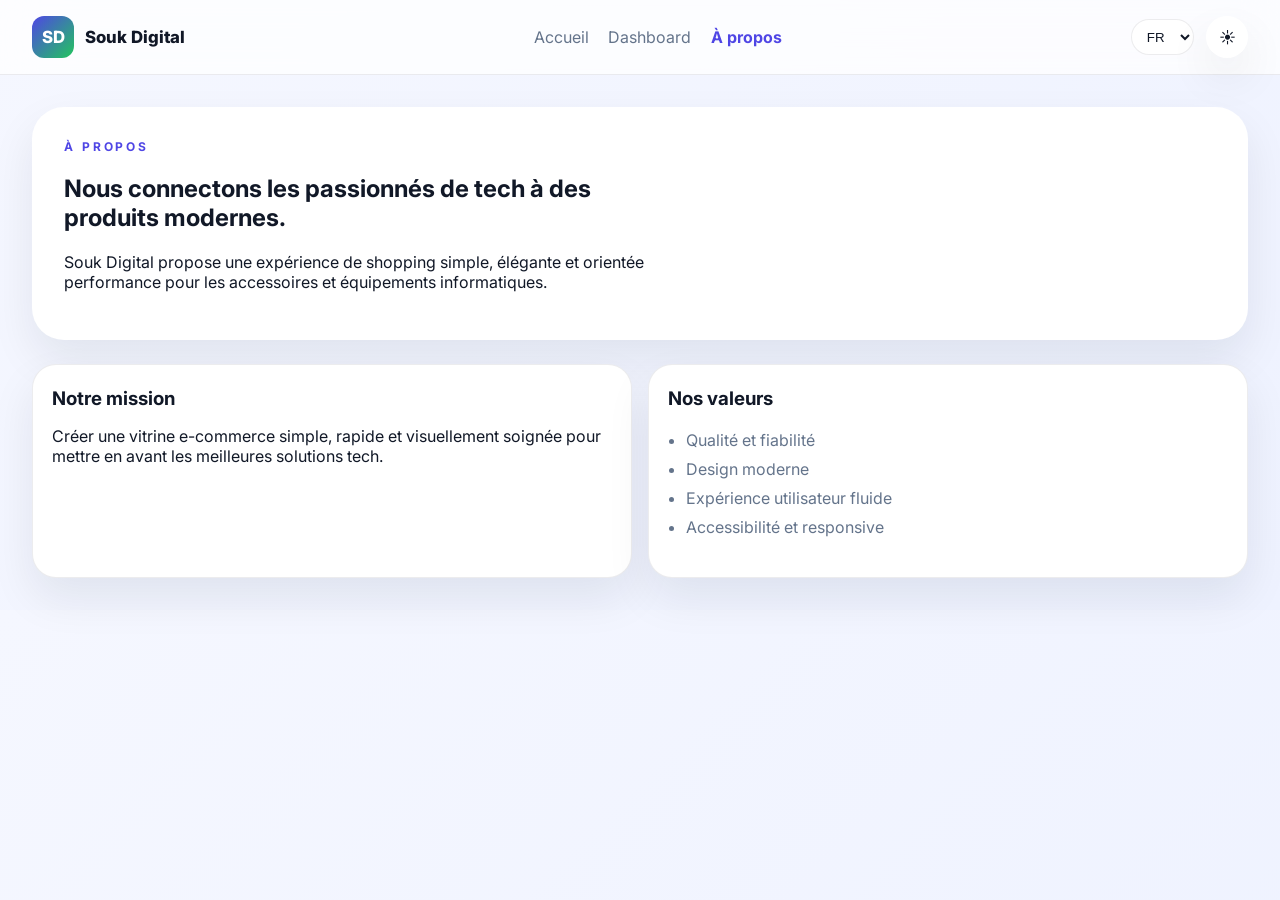
<file: about.html>
<!DOCTYPE html>
<html lang="fr">
  <head>
    <meta charset="UTF-8" />
    <meta name="viewport" content="width=device-width, initial-scale=1.0" />
    <title>Souk Digital | À propos</title>
    <link rel="preconnect" href="https://fonts.googleapis.com" />
    <link rel="preconnect" href="https://fonts.gstatic.com" crossorigin />
    <link
      href="https://fonts.googleapis.com/css2?family=Inter:wght@400;500;600;700;800&display=swap"
      rel="stylesheet"
    />
    <link rel="stylesheet" href="css/style.css" />
  </head>
  <body>
    <header class="topbar">
      <a href="index.html" class="brand">
        <span class="brand-mark">SD</span>
        <span data-i18n="brand">Souk Digital</span>
      </a>
      <button class="icon-btn menu-toggle" id="menuToggle" aria-label="Ouvrir le menu" aria-expanded="false">☰</button>
      <nav class="nav-links" id="navLinks">
        <a href="index.html" data-i18n="nav.home">Accueil</a>
        <a href="dashboard.html" data-i18n="nav.dashboard">Dashboard</a>
        <a href="about.html" class="active" data-i18n="nav.about">À propos</a>
      </nav>
      <div class="topbar-actions">
        <select class="lang-switcher" id="langSwitcher" aria-label="Language">
          <option value="fr">FR</option>
          <option value="en">EN</option>
          <option value="ar">AR</option>
        </select>
        <button class="icon-btn" id="themeToggle" data-i18n-attr="aria-label:buttons.theme" aria-label="Changer de thème">☀️</button>
      </div>
    </header>

    <main class="page-shell about-page">
      <section class="hero compact-hero">
        <div>
          <p class="eyebrow" data-i18n="aboutPage.eyebrow">À propos</p>
          <h1 data-i18n="aboutPage.title">Nous connectons les passionnés de tech à des produits modernes.</h1>
          <p data-i18n="aboutPage.text">Souk Digital propose une expérience de shopping simple, élégante et orientée performance pour les accessoires et équipements informatiques.</p>
        </div>
      </section>

      <section class="about-grid">
        <article class="dashboard-card">
          <h3 data-i18n="aboutPage.missionTitle">Notre mission</h3>
          <p data-i18n="aboutPage.missionText">Créer une vitrine e-commerce simple, rapide et visuellement soignée pour mettre en avant les meilleures solutions tech.</p>
        </article>
        <article class="dashboard-card">
          <h3 data-i18n="aboutPage.valuesTitle">Nos valeurs</h3>
          <ul>
            <li data-i18n="aboutPage.values.0">Qualité et fiabilité</li>
            <li data-i18n="aboutPage.values.1">Design moderne</li>
            <li data-i18n="aboutPage.values.2">Expérience utilisateur fluide</li>
            <li data-i18n="aboutPage.values.3">Accessibilité et responsive</li>
          </ul>
        </article>
      </section>
    </main>

    <script src="js/app.js"></script>
  </body>
</html>
</file>
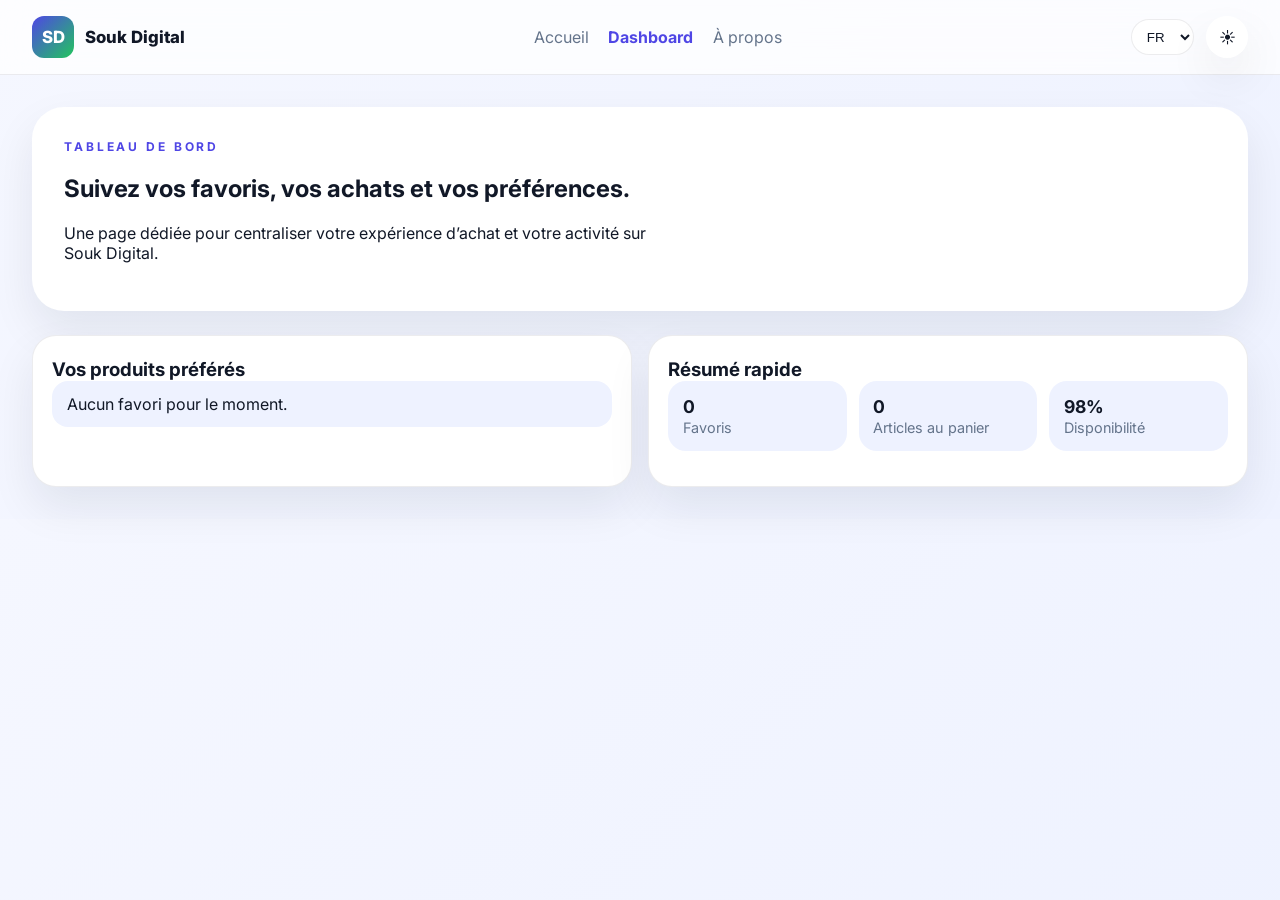
<file: dashboard.html>
<!DOCTYPE html>
<html lang="fr">
  <head>
    <meta charset="UTF-8" />
    <meta name="viewport" content="width=device-width, initial-scale=1.0" />
    <title>Souk Digital | Dashboard</title>
    <link rel="preconnect" href="https://fonts.googleapis.com" />
    <link rel="preconnect" href="https://fonts.gstatic.com" crossorigin />
    <link
      href="https://fonts.googleapis.com/css2?family=Inter:wght@400;500;600;700;800&display=swap"
      rel="stylesheet"
    />
    <link rel="stylesheet" href="css/style.css" />
  </head>
  <body>
    <header class="topbar">
      <a href="index.html" class="brand">
        <span class="brand-mark">SD</span>
        <span data-i18n="brand">Souk Digital</span>
      </a>
      <button class="icon-btn menu-toggle" id="menuToggle" aria-label="Ouvrir le menu" aria-expanded="false">☰</button>
      <nav class="nav-links" id="navLinks">
        <a href="index.html" data-i18n="nav.home">Accueil</a>
        <a href="dashboard.html" class="active" data-i18n="nav.dashboard">Dashboard</a>
        <a href="about.html" data-i18n="nav.about">À propos</a>
      </nav>
      <div class="topbar-actions">
        <select class="lang-switcher" id="langSwitcher" aria-label="Language">
          <option value="fr">FR</option>
          <option value="en">EN</option>
          <option value="ar">AR</option>
        </select>
        <button class="icon-btn" id="themeToggle" data-i18n-attr="aria-label:buttons.theme" aria-label="Changer de thème">☀️</button>
      </div>
    </header>

    <main class="page-shell">
      <section class="hero compact-hero">
        <div>
          <p class="eyebrow" data-i18n="dashboardPage.eyebrow">Tableau de bord</p>
          <h1 data-i18n="dashboardPage.title">Suivez vos favoris, vos achats et vos préférences.</h1>
          <p data-i18n="dashboardPage.text">Une page dédiée pour centraliser votre expérience d’achat et votre activité sur Souk Digital.</p>
        </div>
      </section>

      <section class="dashboard-grid">
        <article class="dashboard-card">
          <h3 data-i18n="dashboardPage.favoriteTitle">Vos produits préférés</h3>
          <div id="favoritesList" class="favorites-list"></div>
        </article>
        <article class="dashboard-card">
          <h3 data-i18n="dashboardPage.summaryTitle">Résumé rapide</h3>
          <div class="summary-cards">
            <article>
              <strong id="favoriteCount">0</strong>
              <span data-i18n="dashboardSection.favorites">Favoris</span>
            </article>
            <article>
              <strong id="cartSummary">0</strong>
              <span data-i18n="dashboardSection.cartItems">Articles au panier</span>
            </article>
            <article>
              <strong>98%</strong>
              <span data-i18n="dashboardSection.availability">Disponibilité</span>
            </article>
          </div>
        </article>
      </section>
    </main>

    <script src="js/app.js"></script>
  </body>
</html>
</file>
<file: css/style.css>
:root {
  --bg: #f5f7ff;
  --surface: #ffffff;
  --surface-2: #eef2ff;
  --text: #111827;
  --muted: #64748b;
  --primary: #4f46e5;
  --primary-dark: #3730a3;
  --accent: #22c55e;
  --border: rgba(15, 23, 42, 0.08);
  --shadow: 0 20px 45px rgba(15, 23, 42, 0.08);
}

body.dark {
  --bg: #07111f;
  --surface: #0f172a;
  --surface-2: #111c33;
  --text: #f8fafc;
  --muted: #94a3b8;
  --primary: #818cf8;
  --primary-dark: #6366f1;
  --accent: #34d399;
  --border: rgba(148, 163, 184, 0.18);
  --shadow: 0 20px 45px rgba(2, 6, 23, 0.35);
}

* {
  box-sizing: border-box;
}

body {
  margin: 0;
  font-family: 'Inter', sans-serif;
  background: linear-gradient(135deg, var(--bg), var(--surface-2));
  color: var(--text);
  transition: background 0.25s ease, color 0.25s ease;
}

a {
  color: inherit;
  text-decoration: none;
}

button,
input {
  font: inherit;
}

.topbar {
  position: sticky;
  top: 0;
  z-index: 30;
  display: flex;
  align-items: center;
  justify-content: space-between;
  padding: 1rem 2rem;
  background: rgba(255, 255, 255, 0.75);
  backdrop-filter: blur(16px);
  border-bottom: 1px solid var(--border);
}

body.dark .topbar {
  background: rgba(7, 17, 31, 0.8);
}

body.rtl {
  direction: rtl;
  text-align: right;
}

body.rtl .topbar-actions {
  margin-left: 0;
  margin-right: auto;
}

body.rtl .nav-links {
  align-items: flex-end;
}

body.rtl .hero-actions,
body.rtl .product-actions {
  flex-direction: row-reverse;
}

body.rtl .favorite-item,
body.rtl .cart-item-top,
body.rtl .product-top {
  direction: rtl;
}

.brand {
  display: flex;
  align-items: center;
  gap: 0.7rem;
  font-weight: 800;
  font-size: 1.05rem;
}

.brand-mark {
  display: grid;
  place-items: center;
  width: 42px;
  height: 42px;
  border-radius: 12px;
  background: linear-gradient(135deg, var(--primary), var(--accent));
  color: white;
}

.nav-links {
  display: flex;
  gap: 1.2rem;
  color: var(--muted);
}

.menu-toggle {
  display: none;
}

.nav-links a.active {
  color: var(--primary);
  font-weight: 700;
}

.topbar-actions {
  display: flex;
  gap: 0.75rem;
  align-items: center;
}

.lang-switcher {
  border: 1px solid var(--border);
  background: var(--surface);
  color: var(--text);
  border-radius: 999px;
  padding: 0.55rem 0.7rem;
}

.icon-btn,
.btn {
  border: none;
  cursor: pointer;
  transition: transform 0.2s ease, background 0.2s ease;
}

.icon-btn:hover,
.btn:hover {
  transform: translateY(-2px);
}

.icon-btn {
  width: 42px;
  height: 42px;
  border-radius: 999px;
  background: var(--surface);
  color: var(--text);
  box-shadow: var(--shadow);
}

.btn {
  padding: 0.8rem 1rem;
  border-radius: 999px;
  font-weight: 600;
}

.btn-primary {
  background: linear-gradient(135deg, var(--primary), var(--primary-dark));
  color: white;
}

.btn-outline,
.btn-secondary {
  background: var(--surface);
  color: var(--text);
  box-shadow: var(--shadow);
}

.wide {
  width: 100%;
}

main {
  padding: 2rem;
  display: grid;
  gap: 2rem;
}

.hero {
  display: grid;
  grid-template-columns: 1.1fr 0.9fr;
  gap: 2rem;
  padding: 2rem;
  border-radius: 32px;
  background: var(--surface);
  box-shadow: var(--shadow);
}

.hero-copy h1 {
  font-size: clamp(2rem, 4vw, 3.3rem);
  margin: 0.2rem 0 0.8rem;
  line-height: 1.05;
}

.hero-copy p {
  color: var(--muted);
  line-height: 1.7;
}

.eyebrow {
  margin: 0;
  text-transform: uppercase;
  letter-spacing: 0.24em;
  font-size: 0.75rem;
  font-weight: 700;
  color: var(--primary);
}

.hero-actions {
  display: flex;
  gap: 0.8rem;
  margin: 1.2rem 0;
}

.hero-metrics {
  display: flex;
  gap: 1rem;
  flex-wrap: wrap;
}

.hero-metrics div {
  min-width: 120px;
  padding: 0.8rem 1rem;
  border-radius: 16px;
  background: var(--surface-2);
}

.hero-metrics strong,
.summary-cards strong {
  display: block;
  font-size: 1.1rem;
}

.hero-metrics span,
.summary-cards span {
  color: var(--muted);
  font-size: 0.9rem;
}

.hero-card img {
  width: 100%;
  height: 100%;
  object-fit: cover;
  border-radius: 26px;
  min-height: 320px;
}

.categories,
.product-grid,
.dashboard-layout {
  display: grid;
  gap: 1rem;
}

.categories {
  grid-template-columns: repeat(4, 1fr);
}

.categories article,
.dashboard-card,
.product-card,
.cart-items > div {
  background: var(--surface);
  border: 1px solid var(--border);
  box-shadow: var(--shadow);
  border-radius: 24px;
}

.categories article {
  padding: 1.2rem;
}

.section-block {
  display: grid;
  gap: 1rem;
}

.section-heading {
  display: flex;
  align-items: center;
  justify-content: space-between;
}

.section-heading.compact {
  margin-bottom: 0.7rem;
}

.section-heading h2,
.dashboard-card h3 {
  margin: 0.2rem 0 0;
}

.text-link {
  color: var(--primary);
  font-weight: 600;
}

.product-grid {
  grid-template-columns: repeat(3, minmax(0, 1fr));
}

.product-card {
  padding: 1rem;
  display: flex;
  flex-direction: column;
  gap: 0.9rem;
}

.product-card img {
  width: 100%;
  height: 190px;
  object-fit: cover;
  border-radius: 18px;
}

.product-top,
.cart-item-top {
  display: flex;
  justify-content: space-between;
  gap: 0.5rem;
}

.favorite-btn {
  width: 36px;
  height: 36px;
  border-radius: 999px;
  border: none;
  background: var(--surface-2);
  cursor: pointer;
}

.favorite-btn.active {
  background: #fecaca;
  color: #b91c1c;
}

.product-price {
  font-weight: 800;
  color: var(--primary);
}

.product-actions {
  display: flex;
  justify-content: space-between;
  align-items: center;
  gap: 0.5rem;
}

.dashboard-layout {
  grid-template-columns: 1.2fr 0.8fr;
}

.dashboard-card {
  padding: 1.2rem;
}

.summary-cards {
  display: grid;
  grid-template-columns: repeat(3, minmax(0, 1fr));
  gap: 0.75rem;
  margin-bottom: 1rem;
}

.summary-cards article {
  padding: 0.9rem;
  border-radius: 18px;
  background: var(--surface-2);
}

.favorites-list {
  display: grid;
  gap: 0.8rem;
}

.favorite-item {
  display: flex;
  justify-content: space-between;
  align-items: center;
  padding: 0.8rem 0.9rem;
  border-radius: 16px;
  background: var(--surface-2);
}

.accent-card {
  background: linear-gradient(135deg, var(--primary), var(--primary-dark));
  color: white;
}

.accent-card .eyebrow {
  color: #c7d2fe;
}

.cart-panel {
  position: fixed;
  top: 0;
  right: 0;
  width: min(380px, 100%);
  height: 100vh;
  background: var(--surface);
  box-shadow: var(--shadow);
  z-index: 60;
  transform: translateX(100%);
  transition: transform 0.25s ease;
  display: flex;
  flex-direction: column;
}

.cart-panel.open {
  transform: translateX(0);
}

.cart-header,
.cart-footer {
  padding: 1rem 1.2rem;
  display: flex;
  justify-content: space-between;
  align-items: center;
  border-bottom: 1px solid var(--border);
}

.cart-items {
  flex: 1;
  overflow: auto;
  padding: 1rem;
  display: grid;
  gap: 0.8rem;
}

.cart-item {
  padding: 0.75rem;
}

.cart-item img {
  width: 56px;
  height: 56px;
  object-fit: cover;
  border-radius: 12px;
}

.cart-item-info {
  display: flex;
  flex-direction: column;
  gap: 0.3rem;
}

.cart-item-top {
  align-items: center;
}

.overlay {
  position: fixed;
  inset: 0;
  background: rgba(2, 6, 23, 0.45);
  opacity: 0;
  pointer-events: none;
  transition: opacity 0.2s ease;
  z-index: 50;
}

.overlay.show {
  opacity: 1;
  pointer-events: auto;
}

.modal {
  position: fixed;
  inset: 0;
  display: grid;
  place-items: center;
  padding: 1rem;
  z-index: 70;
  opacity: 0;
  pointer-events: none;
  transition: opacity 0.2s ease;
}

.modal.open {
  opacity: 1;
  pointer-events: auto;
}

.modal-card {
  width: min(420px, 100%);
  padding: 1.3rem;
  background: var(--surface);
  border-radius: 24px;
  box-shadow: var(--shadow);
}

.modal-top,
.tabs,
.auth-form {
  display: grid;
  gap: 0.8rem;
}

.modal-top {
  grid-template-columns: 1fr auto;
  align-items: center;
}

.tabs {
  grid-template-columns: repeat(2, 1fr);
  margin: 1rem 0;
}

.tab {
  border: 1px solid var(--border);
  background: var(--surface-2);
  border-radius: 999px;
  padding: 0.65rem;
  cursor: pointer;
}

.tab.active {
  background: var(--primary);
  color: white;
}

.auth-form input {
  width: 100%;
  padding: 0.85rem 0.95rem;
  border-radius: 16px;
  border: 1px solid var(--border);
  background: var(--surface-2);
  color: var(--text);
}

.page-shell {
  display: grid;
  gap: 1.5rem;
}

.compact-hero {
  padding: 2rem;
}

.dashboard-grid,
.about-grid {
  display: grid;
  grid-template-columns: repeat(2, minmax(0, 1fr));
  gap: 1rem;
}

.about-page ul {
  padding-left: 1.1rem;
  color: var(--muted);
  line-height: 1.8;
}

@media (max-width: 920px) {
  .hero,
  .dashboard-layout,
  .dashboard-grid,
  .about-grid {
    grid-template-columns: 1fr;
  }

  .categories {
    grid-template-columns: repeat(2, 1fr);
  }

  .product-grid {
    grid-template-columns: repeat(2, minmax(0, 1fr));
  }
}

body.rtl {
  direction: rtl;
  text-align: right;
}

body.rtl .topbar-actions {
  margin-left: 0;
  margin-right: auto;
}

body.rtl .nav-links {
  align-items: flex-end;
}

body.rtl .hero-actions,
body.rtl .product-actions {
  flex-direction: row-reverse;
}

body.rtl .favorite-item,
body.rtl .cart-item-top,
body.rtl .product-top {
  direction: rtl;
}

@media (max-width: 720px) {
  .topbar {
    flex-wrap: wrap;
    gap: 0.8rem;
    align-items: center;
  }

  .menu-toggle {
    display: inline-grid;
    place-items: center;
  }

  .nav-links {
    display: none;
    width: 100%;
    flex-direction: column;
    align-items: flex-start;
    padding-top: 0.4rem;
    gap: 0.7rem;
  }

  .nav-links.open {
    display: flex;
  }

  .topbar-actions {
    margin-left: auto;
    flex-wrap: wrap;
    justify-content: flex-end;
  }

  body.rtl .topbar-actions {
    margin-right: auto;
    margin-left: 0;
    justify-content: flex-start;
  }

  main {
    padding: 1rem;
  }

  .hero,
  .dashboard-card,
  .product-card {
    padding: 1rem;
  }

  .categories,
  .product-grid,
  .summary-cards {
    grid-template-columns: 1fr;
  }

  .hero-actions {
    flex-direction: column;
  }
}
</file>
